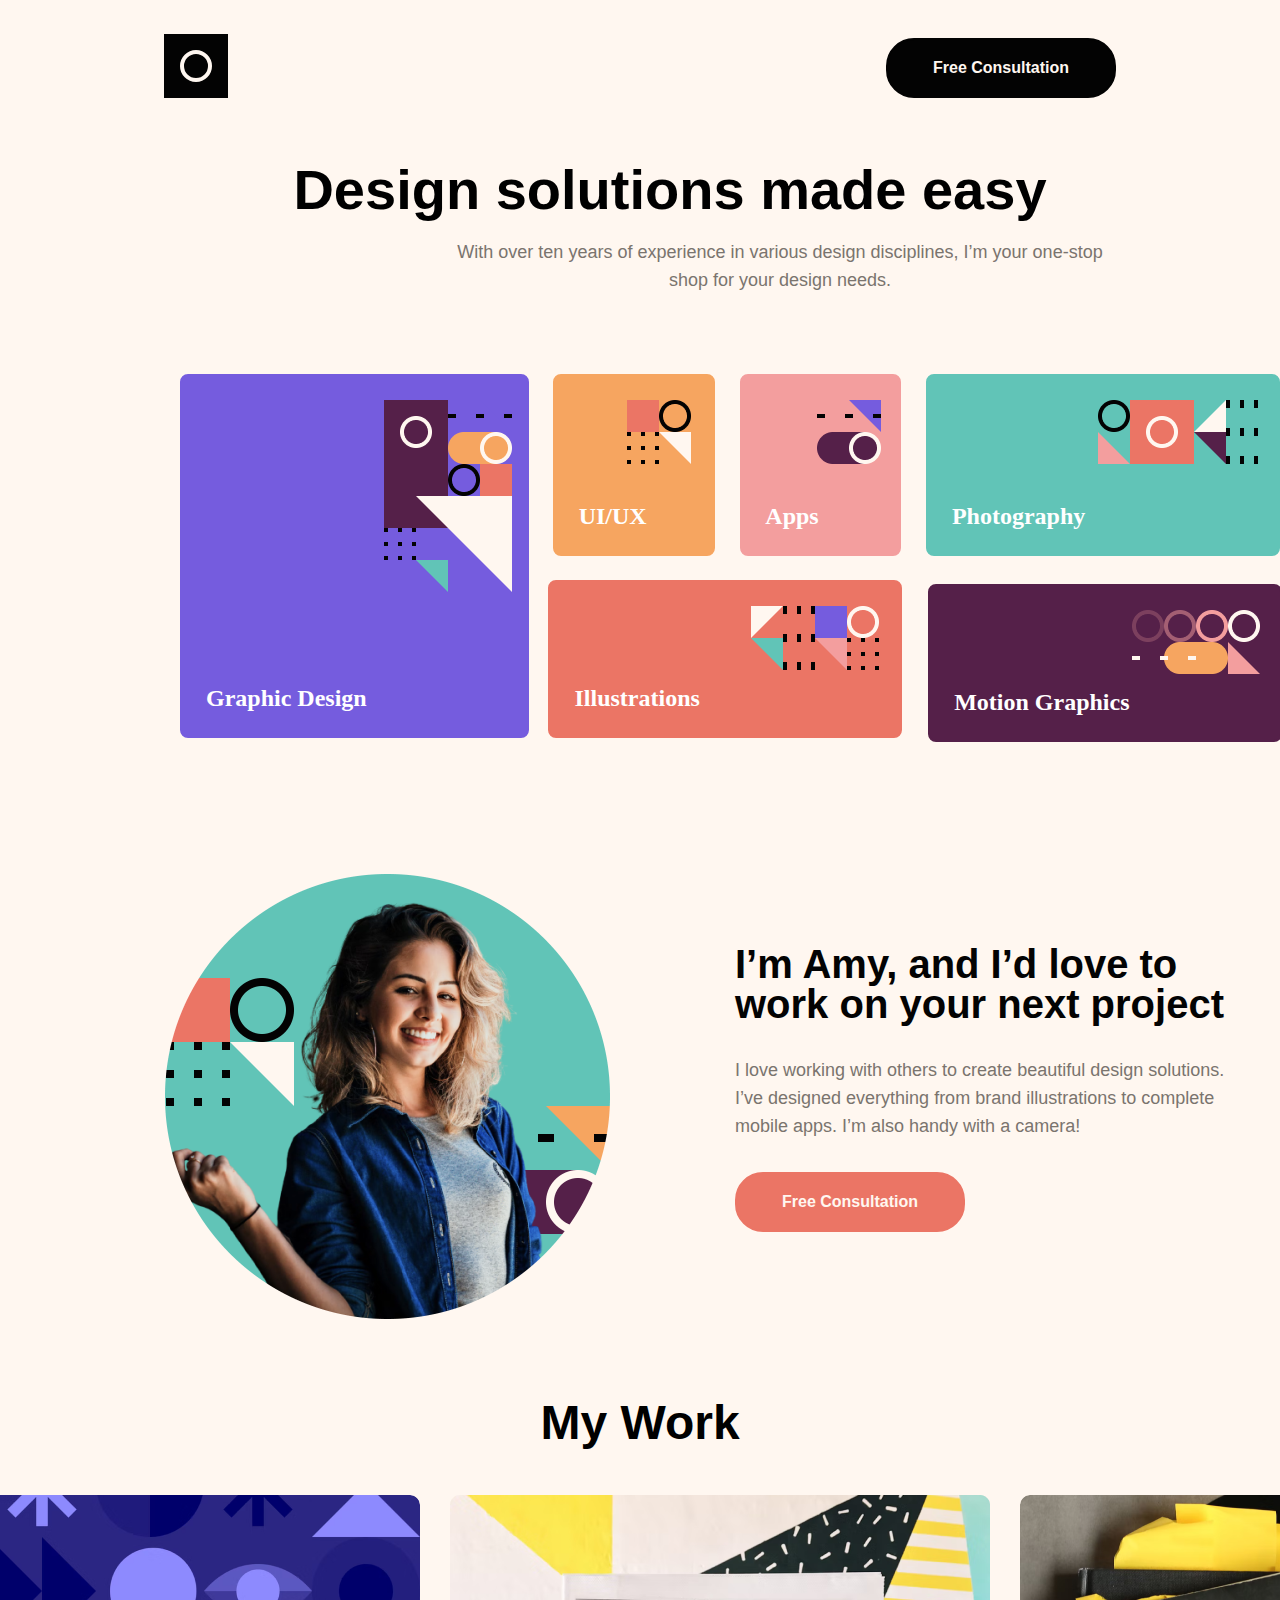
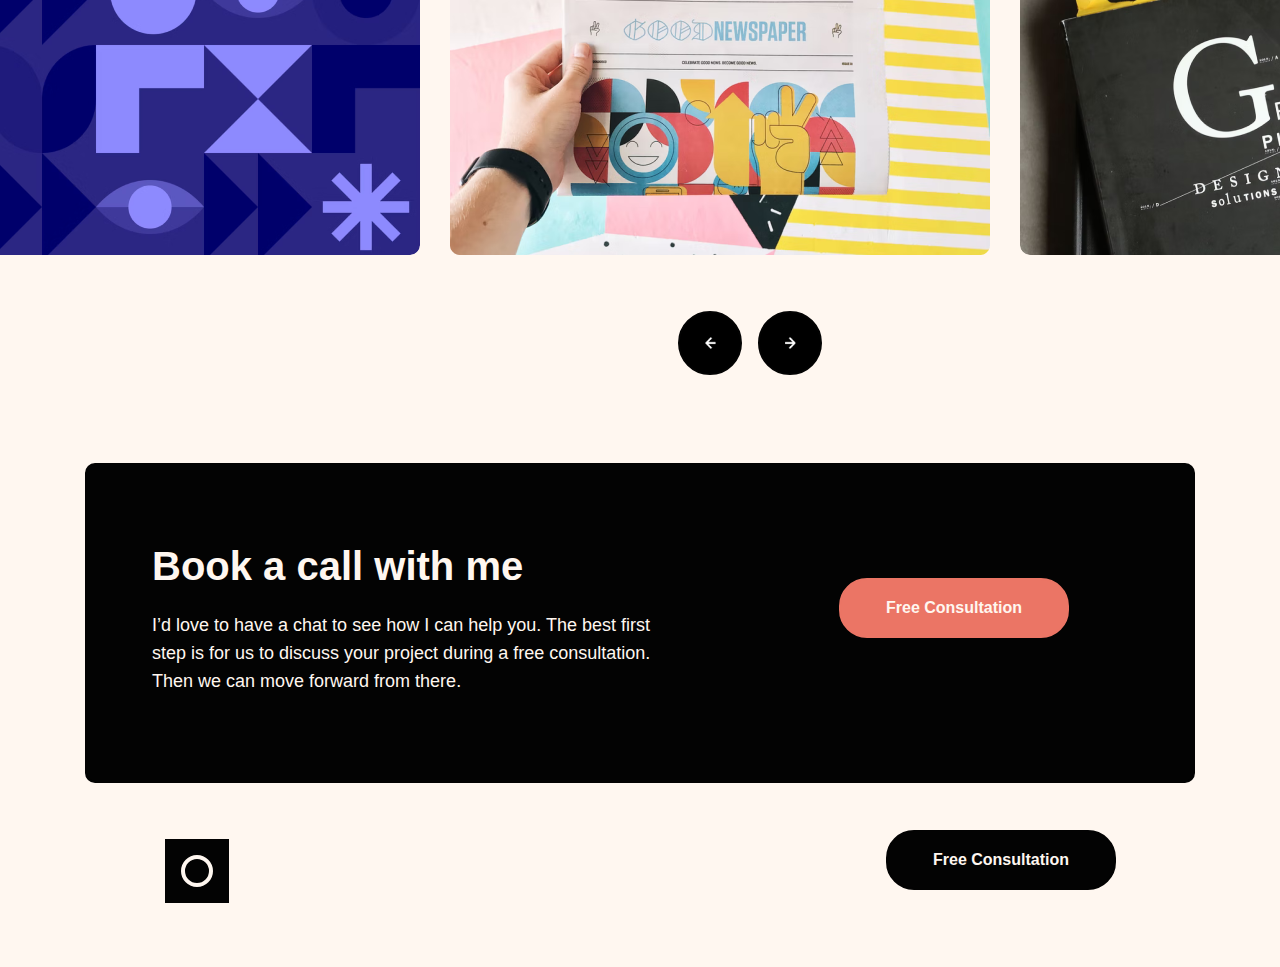
<file: index.html>
<!DOCTYPE html>
<html lang="en">
  <head>
    <meta charset="UTF-8" />
    <meta name="viewport" content="width=device-width, initial-scale=1.0" />
    <title>Document</title>
    <link rel="stylesheet" href="../css/main.min.css" />
  </head>
  <body>
    <header class="header">
      <div class="logo-btn">
        <div class="circle-icon">
          <img
            src="./images/Group 20.svg"
            alt="site logo"
            width="64"
            height="64"
          />
        </div>
      </div>
      <button class="consult-btn">Free Consultation</button>
    </header>
    <main class="main">
      <section class="hero">
        <h1>Design solutions made easy</h1>
        <p>
          With over ten years of experience in various design disciplines, I’m
          your one-stop <br />
          shop for your design needs.
        </p>
      </section>

      <section class="services">
        <div class="services-graphic">
          <img src="./images/Group 2 (3).png" alt="#" width="128" height="192">
          <h2>Graphic Design</h2>
        </div>
        <div class="services-ui-ux">
          <img src="./images/Group 5.png" alt="#" width="64" height="64">
          <h2>UI/UX</h2>
        </div>
        <div class="services-apps">
          <img src="./images/Group 18.png" alt="#" width="64" height="64">
          <h2>Apps</h2>
          </div>
          <div class="two-buttons">
          <div class="services-photography">
            <img src="./images/Group 5 (1).png" alt="#" width="160" height="64">
            <h2>Photography</h2>
        </div>
      <div class="services-illustrations">
        <img src="./images/Group 17.png" alt="#" width="128" height="64">
        <h2>Illustrations</h2> <div class="services-motion-graphics">
          <img src="./images/Group 5 (2).png" alt="#" width="128" height="64">
          <h2>Motion Graphics</h2>
      </div>
    </div>
      </div>
      </section>

      <section class="mywork">
        <div class="mywork-description">
          <div class="mywork-img">
            <img
              src="./images/image-removebg-preview(563).png"
              alt="#"
              width="445"
              height="445"
            />
          </div>
          <div class="mywork-title">
            <h2>I’m Amy, and I’d love to work on your next project</h2>
            <p>
              I love working with others to create beautiful design solutions.
              I’ve designed everything from brand illustrations to complete
              mobile apps. I’m also handy with a camera!
            </p>
            <button class="mywork-button">Free Consultation</button>
          </div>
        </div>
        <div class="mywork-lines">
          <h2>My Work</h2>
          </div>
          <div class="mywork-line">
          <img class="right" src="./images/Bitmap (1).png" alt="#" width="540" height="360" />
          <img src="./images/Bitmap (2).png" alt="#" width="540" height="360">
          <img class="left" src="./images/Bitmap Copy 2.png" alt="#" width="540" height="360">
          </div>
          <div class="mywork-images">
          <img class="img-one" src="./images/Shape.png" alt="left" width="20" height="20" />
          <img class="img-two"
            src="./images/bx_arrow-to-left.png"
            alt="right"
            width="20"
            height="20"
          />
          </div>
        </div>
        <div class="mywork-end">
          <h3>Book a call with me</h3>
          <div class="subtitle">
          <p>I’d love to have a chat to see how I can help you. The best first step is for us to discuss your project during a free consultation. Then we can move forward from there.</p>
          <button class="mywork-button-end">Free Consultation</button>
          </div>
          </div>
      </section>
    </main>
    <footer class="footer">
      <div class="footer-logo">
        <div class="footer-icon">
          <img
            src="./images/Group 20.svg"
            alt="site logo"
            width="64"
            height="64"
          />
        </div>
      </div>
      <button class="footer-button">Free Consultation</button>
    </footer>
  </body>
</html>
</file>
<file: css/main.min.css>
/*! normalize.css v8.0.1 | MIT License | github.com/necolas/normalize.css */html{line-height:1.15;-webkit-text-size-adjust:100%}body{margin:0}main{display:block}h1{font-size:2em;margin:.67em 0}hr{-webkit-box-sizing:content-box;box-sizing:content-box;height:0;overflow:visible}pre{font-family:monospace,monospace;font-size:1em}a{background-color:rgba(0,0,0,0)}abbr[title]{border-bottom:none;text-decoration:underline;-webkit-text-decoration:underline dotted;text-decoration:underline dotted}b,strong{font-weight:bolder}code,kbd,samp{font-family:monospace,monospace;font-size:1em}small{font-size:80%}sub,sup{font-size:75%;line-height:0;position:relative;vertical-align:baseline}sub{bottom:-0.25em}sup{top:-0.5em}img{border-style:none}button,input,optgroup,select,textarea{font-family:inherit;font-size:100%;line-height:1.15;margin:0}button,input{overflow:visible}button,select{text-transform:none}button,[type=button],[type=reset],[type=submit]{-webkit-appearance:button}button::-moz-focus-inner,[type=button]::-moz-focus-inner,[type=reset]::-moz-focus-inner,[type=submit]::-moz-focus-inner{border-style:none;padding:0}button:-moz-focusring,[type=button]:-moz-focusring,[type=reset]:-moz-focusring,[type=submit]:-moz-focusring{outline:1px dotted ButtonText}fieldset{padding:.35em .75em .625em}legend{-webkit-box-sizing:border-box;box-sizing:border-box;color:inherit;display:table;max-width:100%;padding:0;white-space:normal}progress{vertical-align:baseline}textarea{overflow:auto}[type=checkbox],[type=radio]{-webkit-box-sizing:border-box;box-sizing:border-box;padding:0}[type=number]::-webkit-inner-spin-button,[type=number]::-webkit-outer-spin-button{height:auto}[type=search]{-webkit-appearance:textfield;outline-offset:-2px}[type=search]::-webkit-search-decoration{-webkit-appearance:none}::-webkit-file-upload-button{-webkit-appearance:button;font:inherit}details{display:block}summary{display:list-item}template{display:none}[hidden]{display:none}*,*::after,*::before{margin:0;padding:0;-webkit-box-sizing:border-box;box-sizing:border-box}html{height:100%;font-size:62.5%;scroll-behavior:smooth}ul,ol{list-style:none}a{display:inline-block;text-decoration:none}img{display:-webkit-box;display:-ms-flexbox;display:flex;-o-object-fit:cover;object-fit:cover}body{background-color:#fff7f0;display:-webkit-box;display:-ms-flexbox;display:flex;-webkit-box-orient:vertical;-webkit-box-direction:normal;-ms-flex-direction:column;flex-direction:column;height:100%}main{-webkit-box-flex:1;-ms-flex-positive:1;flex-grow:1}h1{margin:0}.container{width:100%;max-width:1440px;margin-left:auto;margin-right:auto;padding-left:50px;padding-right:50px}.footer{display:-webkit-box;display:-ms-flexbox;display:flex;-webkit-box-pack:justify;-ms-flex-pack:justify;justify-content:space-between;-webkit-box-align:center;-ms-flex-align:center;align-items:center}.footer-icon{padding-top:56px;padding-bottom:64px;margin-left:165px}.footer-button{background-color:#030303;color:#fff7f0;padding:14px 45px;font-family:"Plus Jakarta Sans",sans-serif;font-weight:700;line-height:28px;font-size:16px;margin-bottom:68px;margin-right:164px;margin-top:38px;margin-left:164px;border-radius:28px;border:2px solid #030303}.footer-button:hover{background-color:#755cde;color:#fff7f0;border:2px solid #755cde}.header{display:-webkit-box;display:-ms-flexbox;display:flex;-webkit-box-pack:justify;-ms-flex-pack:justify;justify-content:space-between;-webkit-box-align:center;-ms-flex-align:center;align-items:center}.circle-icon{padding-top:34px;margin-left:164px}.consult-btn{background-color:#030303;color:#fff7f0;padding:14px 45px;font-family:"Plus Jakarta Sans",sans-serif;font-weight:700;line-height:28px;font-size:16px;margin-right:164px;margin-top:38px;margin-left:164px;border-radius:28px;border:2px solid #030303}.consult-btn:hover{background-color:#755cde;color:#fff7f0;border:2px solid #755cde}.hero{padding-top:64px;padding-left:60px;text-align:center}.hero h1{font-family:"Plus Jakarta Sans",sans-serif;font-size:56px;font-weight:700;line-height:100%;margin-bottom:20px;color:#000}.hero p{font-family:"Plus Jakarta Sans",sans-serif;max-width:730px;font-weight:500;line-height:28px;font-size:18px;color:#7a746e;margin-left:355px}.services{display:-webkit-box;display:-ms-flexbox;display:flex}.services-graphic{width:354px;height:364px;border-radius:8px;border:2px solid #755cde;background-color:#755cde;margin-top:80px;margin-left:180px}.services-graphic img{margin-top:24px;margin-left:202px}.services-graphic h2{font-family:"Plus Jakarta Sans";font-weight:700;font-size:24px;line-height:100%;color:#fff;margin-top:94px;padding-right:32px;padding-left:24px}.services-ui-ux{width:164px;height:182px;border-radius:8px;border:2px solid #f6a560;background-color:#f6a560;margin-top:80px;margin-left:24.09px}.services-ui-ux img{margin-top:24px;margin-left:71.91px}.services-ui-ux h2{font-family:"Plus Jakarta Sans";font-weight:700;font-size:24px;line-height:100%;color:#fff;padding-top:40px;padding-left:23.77px}.services-apps{width:164px;height:182px;border-radius:8px;border:2px solid #f39e9e;background-color:#f39e9e;margin-top:80px;margin-left:25.04px}.services-apps img{margin-top:24px;margin-left:75.87px}.services-apps h2{font-family:"Plus Jakarta Sans";font-weight:700;font-size:24px;line-height:100%;color:#fff;padding-top:40px;padding-left:23.77px}.services-photography{width:354px;height:182px;border-radius:8px;border:2px solid #61c4b7;background-color:#61c4b7;margin-top:80px;margin-left:24.87px}.services-photography img{margin-top:24px;margin-left:170px}.services-photography h2{font-family:"Plus Jakarta Sans";font-weight:700;font-size:24px;line-height:100%;color:#fff;padding-top:40px;padding-left:23.86px}.services-illustrations{width:354px;height:158px;border-radius:8px;border:2px solid #eb7565;background-color:#eb7565;margin-top:24px;-webkit-transform:translate(-353px);transform:translate(-353px)}.services-illustrations img{margin-top:24px;margin-left:200.91px}.services-illustrations h2{font-family:"Plus Jakarta Sans";font-weight:700;font-size:24px;line-height:100%;color:#fff;padding-top:16px;padding-left:24.35px}.services-motion-graphics{width:354px;height:158px;border-radius:8px;border:2px solid #552049;background-color:#552049;margin-top:24px;margin-left:378px;-webkit-transform:translateY(-150px);transform:translateY(-150px)}.services-motion-graphics img{margin-top:24px;margin-left:202px}.services-motion-graphics h2{font-family:"Plus Jakarta Sans";font-weight:700;font-size:24px;line-height:100%;padding-top:16px;padding-left:24px}.mywork-description{display:-webkit-box;display:-ms-flexbox;display:flex}.mywork-img{margin-top:136px;margin-left:165px}.mywork-title{margin-top:206px;margin-left:125px}.mywork-title h2{width:500px;font-family:"Plus Jakarta Sans",sans-serif;font-weight:700;font-size:40px;line-height:100%;color:#030303}.mywork-title p{width:500px;font-family:"Plus Jakarta Sans",sans-serif;font-weight:500;font-size:18px;line-height:28px;margin-top:32px;color:#7a746e}.mywork-button{font-family:"Plus Jakarta Sans",sans-serif;font-weight:700;font-size:16px;line-height:28px;margin-top:32px;padding:14px 45px;background-color:#eb7565;color:#fff7f0;border-radius:28px;border:2px solid #eb7565}.mywork-button:hover{background-color:#f6a560;color:#fff7f0;border:2px solid #f6a560}.mywork-lines{text-align:center;font-family:"Plus Jakarta Sans",sans-serif;font-weight:700;font-size:32px;line-height:100%;margin-top:88px}.mywork-line{margin-top:56px;display:-webkit-box;display:-ms-flexbox;display:flex;gap:30px}.mywork-images{display:-webkit-box;display:-ms-flexbox;display:flex;margin-top:56px;margin-left:678px;gap:16px}.img-one{width:64px;height:64px;border-radius:50%;border:2px solid #030303;color:#fff;background-color:#000;padding-top:24px;padding-right:24.19px;padding-left:25px;padding-bottom:24px}.img-one:hover{border:2px solid #755cde;background-color:#755cde}.img-two{width:64px;height:64px;border-radius:50%;border:2px solid #030303;color:#fff;background-color:#000;padding-top:24px;padding-right:24.19px;padding-left:25px;padding-bottom:24px}.img-two:hover{border:2px solid #755cde;background-color:#755cde}.left{border-top-left-radius:10px;border-bottom-left-radius:10px}.right{border-top-right-radius:10px;border-bottom-right-radius:10px}.mywork-end{width:1110px;height:320px;border-radius:10px;border:2px solid #030303;background-color:#030303;color:#fff7f0;margin-top:88px;margin-right:auto;margin-left:auto}.subtitle{display:-webkit-box;display:-ms-flexbox;display:flex}.mywork-end h3{font-family:"Plus Jakarta Sans",sans-serif;font-weight:700;font-size:40px;line-height:100%;padding-top:81px;padding-left:65px}.mywork-end p{width:570px;font-family:"Plus Jakarta Sans",sans-serif;font-weight:500;font-size:18px;line-height:28px;padding-top:25px;padding-left:65px}.mywork-button-end{font-family:"Plus Jakarta Sans",sans-serif;font-weight:700;font-size:16px;line-height:28px;margin-top:132px;margin-left:182px;padding:14px 45px;background-color:#eb7565;color:#fff7f0;border-radius:28px;border:2px solid #eb7565;-webkit-transform:translateY(-140px);transform:translateY(-140px)}.mywork-button-end:hover{background-color:#f6a560;color:#fff7f0;border:2px solid #f6a560}/*# sourceMappingURL=main.min.css.map */
</file>
